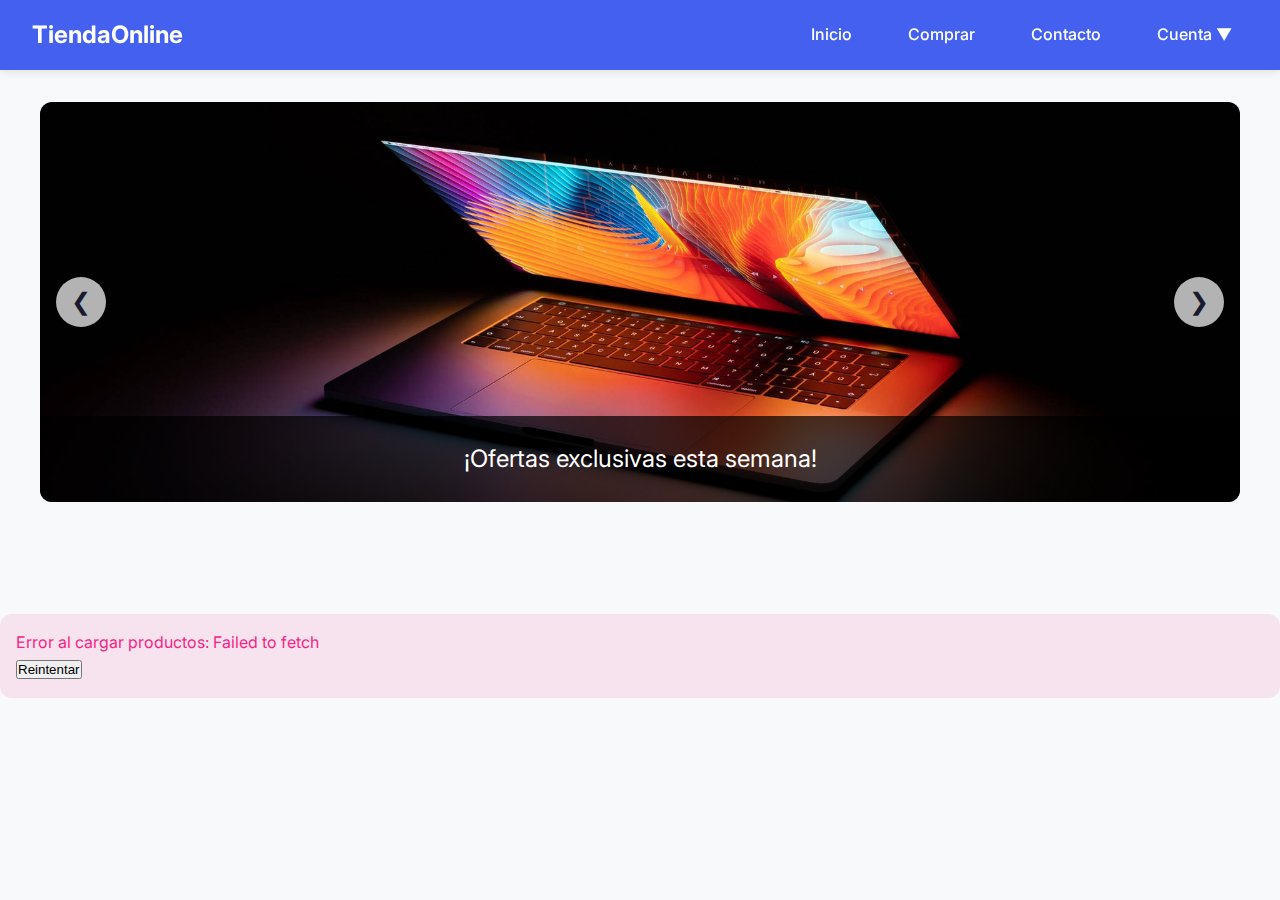
<file: app-web/client/index.html>
<!DOCTYPE html>
<html lang="es">
<head>
    <meta charset="UTF-8">
    <meta name="viewport" content="width=device-width, initial-scale=1.0">
    <title>Tienda Online</title>
    <link rel="preconnect" href="https://fonts.googleapis.com">
    <link rel="preconnect" href="https://fonts.gstatic.com" crossorigin>
    <link href="https://fonts.googleapis.com/css2?family=Inter:wght@400;500;600;700&display=swap" rel="stylesheet">
    <link rel="stylesheet" href="styles/main.css">
    <link rel="stylesheet" href="styles/components.css">
    <script src="scripts/slider.js" defer></script>
    <script src="scripts/index.js" defer></script>
    <script src="scripts/auth-ui.js" defer></script>
    <script src="scripts/auth.js" defer></script>
</head>
<body>
    <nav class="navbar">
        <a href="index.html" class="nav-logo">TiendaOnline</a>
        <ul class="nav-menu">
            <li class="nav-item"><a href="index.html" class="nav-link active">Inicio</a></li>
            <li class="nav-item admin-only" style="display: none;"><a href="productos.html" class="nav-link">Admin Productos</a></li>
            <li class="nav-item"><a href="venta.html" class="nav-link">Comprar</a></li>
            <li class="nav-item"><a href="contacto.html" class="nav-link">Contacto</a></li>
            <li class="nav-item dropdown">
                <a href="#" class="nav-link">Cuenta ▼</a>
                <ul class="dropdown-menu">
                    <li id="login-item"><a href="login.html" class="dropdown-item">Iniciar sesión</a></li>
                    <li id="register-item"><a href="register.html" class="dropdown-item">Registrarse</a></li>
                    <li id="admin-item" class="admin-only" style="display: none;"><a href="productos.html" class="dropdown-item">Panel Admin</a></li>
                    <li id="logout-item" style="display: none;"><a href="#" id="logout-link" class="dropdown-item">Cerrar sesión</a></li>
                </ul>
            </li>
        </ul>
    </nav>

    <div class="slider">
        <div class="slides">
            <div class="slide">
                <img src="assets/images/laptop.jpg" alt="Oferta especial">
                <div class="slide-caption">¡Ofertas exclusivas esta semana!</div>
            </div>
            <div class="slide">
                <img src="assets/images/mouse.jpg" alt="Nuevos productos">
                <div class="slide-caption">Descubre nuestros nuevos productos</div>
            </div>
            <div class="slide">
                <img src="assets//images/fornite.jpg" alt="Envío gratis">
                <div class="slide-caption">Envío gratis en compras mayores a $500</div>
            </div>
        </div>
        <div class="slider-controls">
            <button class="slider-btn prev">❮</button>
            <button class="slider-btn next">❯</button>
        </div>
    </div>

    <main>
        <div id="loading">Cargando productos...</div>
        <div id="productos-container"></div>
        <div id="error-container" class="error-container"></div>
    </main>
</body>
</html>
</file>
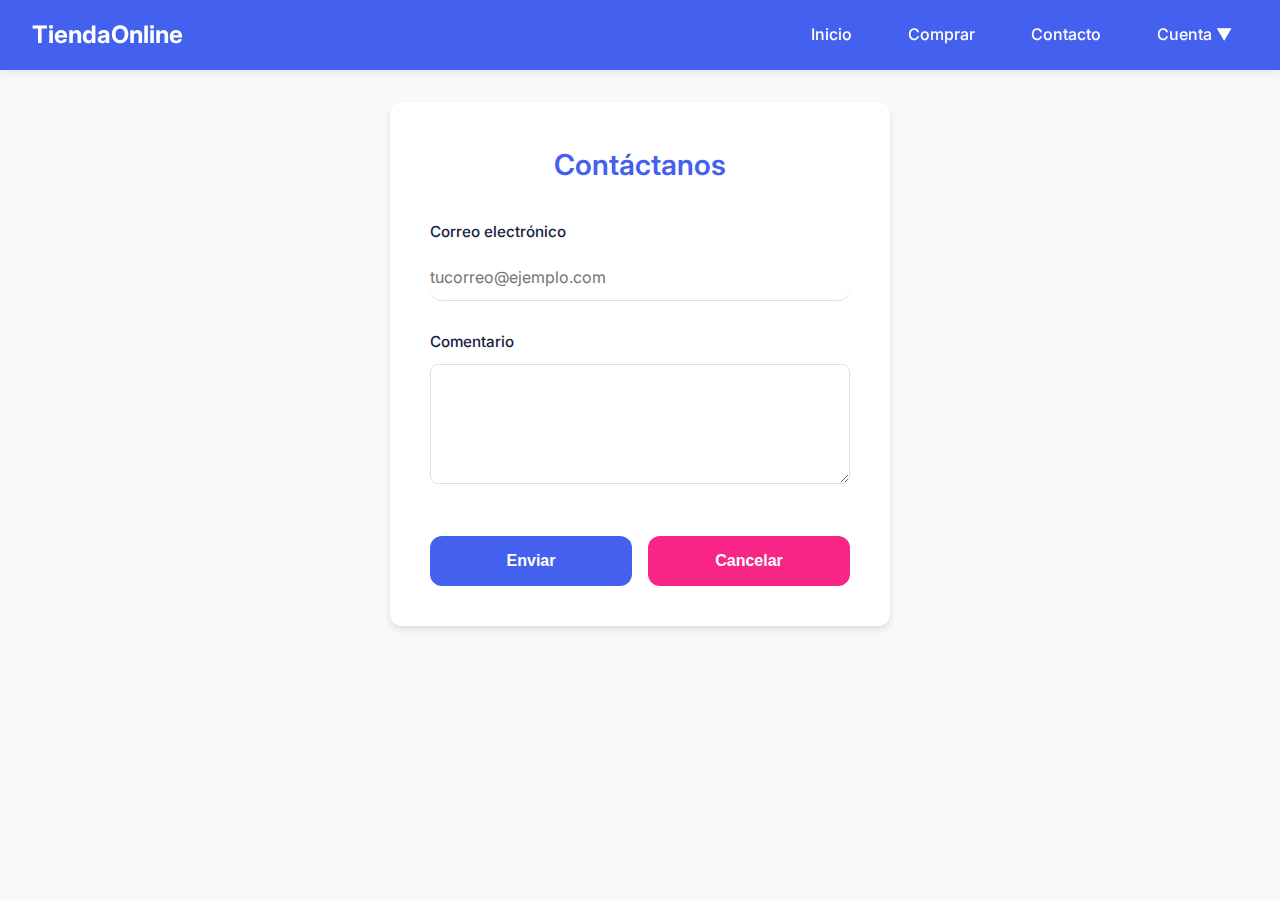
<file: app-web/client/contacto.html>
<!DOCTYPE html>
<html lang="es">
<head>
    <meta charset="UTF-8">
    <meta name="viewport" content="width=device-width, initial-scale=1.0">
    <title>Contacto | Tienda Online</title>
    <link rel="preconnect" href="https://fonts.googleapis.com">
    <link rel="preconnect" href="https://fonts.gstatic.com" crossorigin>
    <link href="https://fonts.googleapis.com/css2?family=Inter:wght@400;500;600;700&display=swap" rel="stylesheet">
    <link rel="stylesheet" href="styles/main.css">
    <link rel="stylesheet" href="styles/forms.css">
    <link rel="stylesheet" href="styles/components.css">
    <script src="scripts/contacto.js" defer></script>
    <script src="scripts/auth-ui.js" defer></script>
    <script src="scripts/auth.js" defer></script>
</head>
<body>
    <nav class="navbar">
        <a href="index.html" class="nav-logo">TiendaOnline</a>
        <ul class="nav-menu">
            <li class="nav-item"><a href="index.html" class="nav-link">Inicio</a></li>
            <li class="nav-item admin-only" style="display: none;"><a href="productos.html" class="nav-link">Admin Productos</a></li>
            <li class="nav-item"><a href="venta.html" class="nav-link">Comprar</a></li>
            <li class="nav-item"><a href="contacto.html" class="nav-link active">Contacto</a></li>
            <li class="nav-item dropdown">
                <a href="#" class="nav-link">Cuenta ▼</a>
                <ul class="dropdown-menu">
                    <li id="login-item"><a href="login.html" class="dropdown-item">Iniciar sesión</a></li>
                    <li id="register-item"><a href="register.html" class="dropdown-item">Registrarse</a></li>
                    <li id="admin-item" class="admin-only" style="display: none;"><a href="productos.html" class="dropdown-item">Panel Admin</a></li>
                    <li id="logout-item" style="display: none;"><a href="#" id="logout-link" class="dropdown-item">Cerrar sesión</a></li>
                </ul>
            </li>
        </ul>
    </nav>

    <main class="form-container">
        <h1 class="form-title">Contáctanos</h1>
        
        <form id="contactForm">
            <div class="form-group">
                <label for="email" class="form-label">Correo electrónico</label>
                <input type="email" id="email" class="form-input" placeholder="tucorreo@ejemplo.com" required>
            </div>
            
            <div class="form-group">
                <label for="comentario" class="form-label">Comentario</label>
                <textarea id="comentario" class="form-textarea" required></textarea>
            </div>
            
            <div class="form-actions">
                <button type="submit" class="form-button">Enviar</button>
                <button type="reset" class="form-button" style="background-color: var(--danger-color)">Cancelar</button>
            </div>
        </form>
    </main>
</body>
</html>
</file>
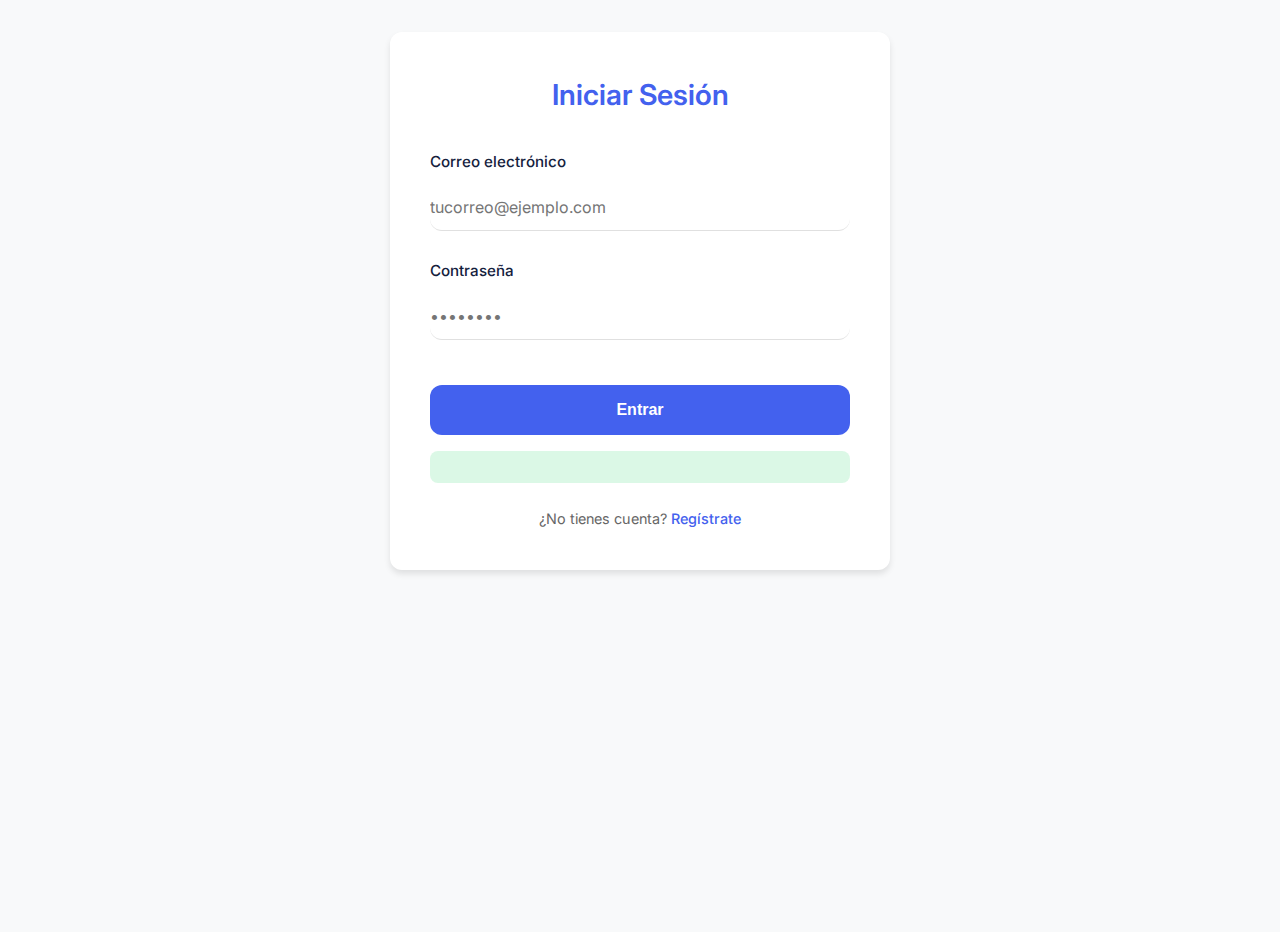
<file: app-web/client/login.html>
<!DOCTYPE html>
<html lang="es">
<head>
    <meta charset="UTF-8">
    <meta name="viewport" content="width=device-width, initial-scale=1.0">
    <title>Iniciar Sesión</title>
    <link rel="preconnect" href="https://fonts.googleapis.com">
    <link rel="preconnect" href="https://fonts.gstatic.com" crossorigin>
    <link href="https://fonts.googleapis.com/css2?family=Inter:wght@400;500;600;700&display=swap" rel="stylesheet">
    <link rel="stylesheet" href="styles/main.css">
    <link rel="stylesheet" href="styles/forms.css">
    <script src="scripts/auth.js" defer></script>
</head>
<body>
    <main class="form-container">
        <h1 class="form-title">Iniciar Sesión</h1>

        <form id="loginForm">
            <div class="form-group">
                <label for="correo" class="form-label">Correo electrónico</label>
                <input type="email" id="correo" class="form-input" placeholder="tucorreo@ejemplo.com" required>
            </div>

            <div class="form-group">
                <label for="password" class="form-label">Contraseña</label>
                <input type="password" id="password" class="form-input" placeholder="••••••••" required>
            </div>

            <button type="submit" class="form-button">Entrar</button>
        </form>

        <div id="mensaje" class="mensaje"></div>
        
        <p class="form-footer">¿No tienes cuenta? <a href="register.html" class="form-link">Regístrate</a></p>
    </main>
</body>
</html>
</file>
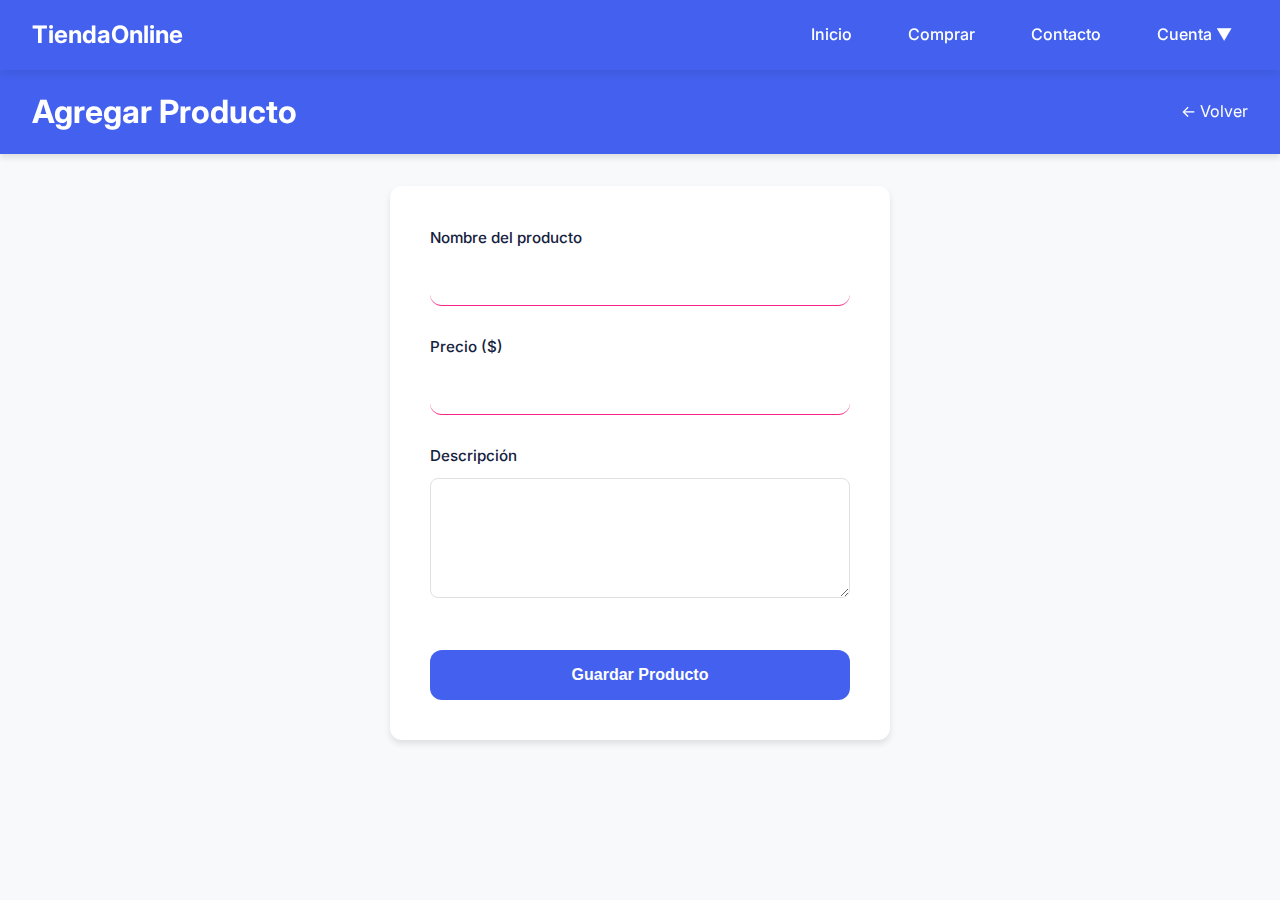
<file: app-web/client/productos.html>
<!DOCTYPE html>
<html lang="es">
<head>
    <meta charset="UTF-8">
    <title>Administrar Productos</title>
    <link rel="preconnect" href="https://fonts.googleapis.com">
    <link rel="preconnect" href="https://fonts.gstatic.com" crossorigin>
    <link href="https://fonts.googleapis.com/css2?family=Inter:wght@400;500;600;700&display=swap" rel="stylesheet">
    <link rel="stylesheet" href="styles/main.css">
    <link rel="stylesheet" href="styles/forms.css">
    <link rel="stylesheet" href="styles/components.css">
    <script src="scripts/productos.js" defer></script>
    <script src="scripts/auth.js" defer></script>
    <script src="scripts/auth-ui.js" defer></script>
</head>
<body>
    <nav class="navbar">
        <a href="index.html" class="nav-logo">TiendaOnline</a>
        <ul class="nav-menu">
            <li class="nav-item"><a href="index.html" class="nav-link active">Inicio</a></li>
            <li class="nav-item admin-only" style="display: none;"><a href="productos.html" class="nav-link">Admin Productos</a></li>
            <li class="nav-item"><a href="venta.html" class="nav-link">Comprar</a></li>
            <li class="nav-item"><a href="contacto.html" class="nav-link">Contacto</a></li>
            <li class="nav-item dropdown">
                <a href="#" class="nav-link">Cuenta ▼</a>
                <ul class="dropdown-menu">
                    <li id="login-item"><a href="login.html" class="dropdown-item">Iniciar sesión</a></li>
                    <li id="register-item"><a href="register.html" class="dropdown-item">Registrarse</a></li>
                    <li id="admin-item" class="admin-only" style="display: none;"><a href="productos.html" class="dropdown-item">Panel Admin</a></li>
                    <li id="logout-item" style="display: none;"><a href="#" id="logout-link" class="dropdown-item">Cerrar sesión</a></li>
                </ul>
            </li>
        </ul>
    </nav>
    <header>
        <h1>Agregar Producto</h1>
        <a href="index.html" class="btn-back">← Volver</a>
    </header>

    <main class="form-container">
        <form id="formProducto">
            <div class="form-group">
                <label for="nombre" class="form-label">Nombre del producto</label>
                <input type="text" id="nombre" class="form-input" required>
            </div>
            
            <div class="form-group">
                <label for="precio" class="form-label">Precio ($)</label>
                <input type="number" id="precio" class="form-input" step="0.01" required>
            </div>
            
            <div class="form-group">
                <label for="descripcion" class="form-label">Descripción</label>
                <textarea id="descripcion" class="form-textarea"></textarea>
            </div>
            
            <button type="submit" class="form-button">Guardar Producto</button>
        </form>
    </main>
</body>
</html>
</file>
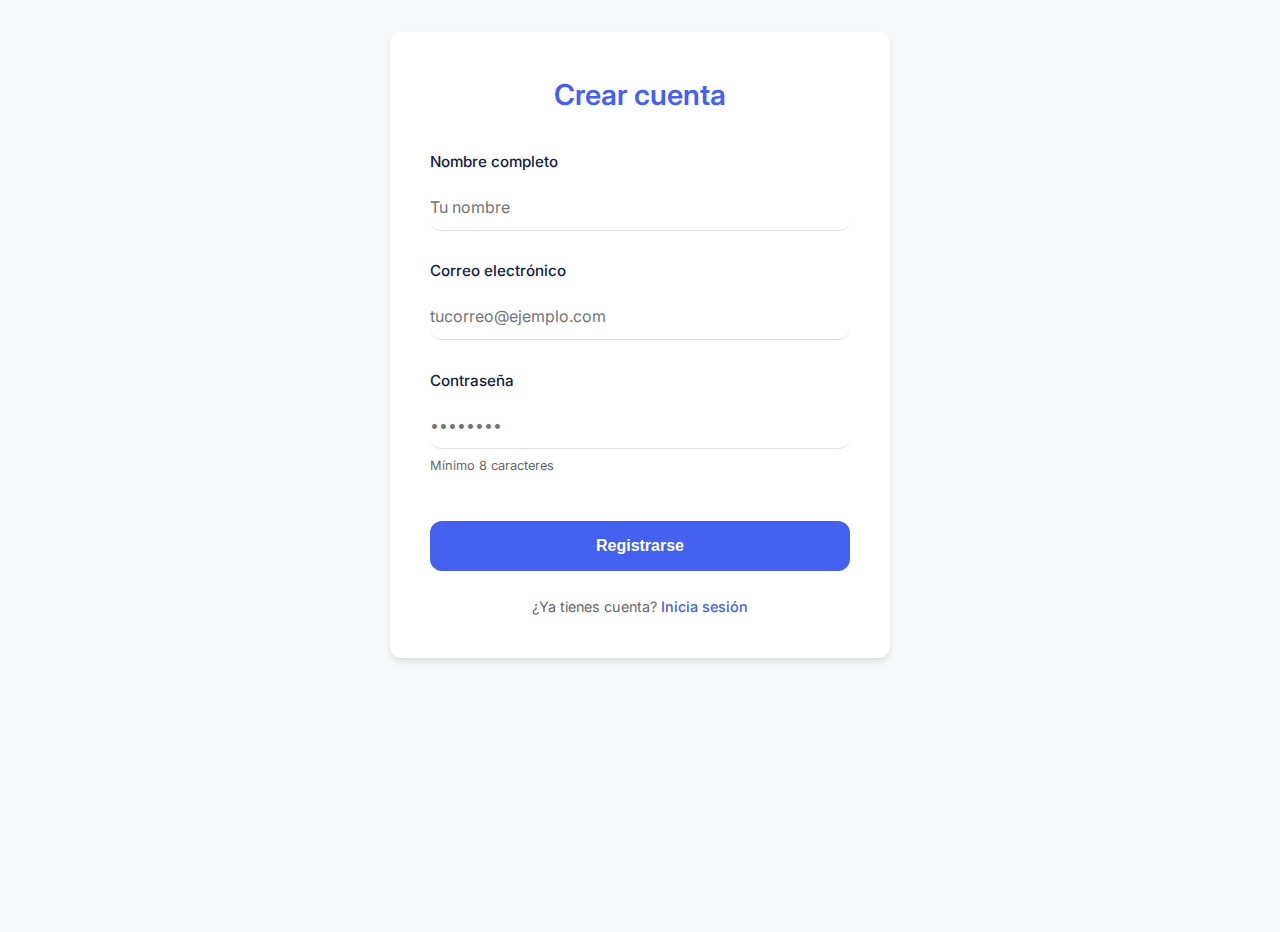
<file: app-web/client/register.html>
<!DOCTYPE html>
<html lang="es">
<head>
    <meta charset="UTF-8">
    <meta name="viewport" content="width=device-width, initial-scale=1.0">
    <title>Registro</title>
    <link rel="preconnect" href="https://fonts.googleapis.com">
    <link rel="preconnect" href="https://fonts.gstatic.com" crossorigin>
    <link href="https://fonts.googleapis.com/css2?family=Inter:wght@400;500;600;700&display=swap" rel="stylesheet">
    <link rel="stylesheet" href="styles/main.css">
    <link rel="stylesheet" href="styles/forms.css">
    <script src="scripts/register.js" defer></script>
</head>
<body>
    <main class="form-container">
        <h1 class="form-title">Crear cuenta</h1>
        
        <form id="registerForm">
            <div class="form-group">
                <label for="nombre" class="form-label">Nombre completo</label>
                <input type="text" id="nombre" class="form-input" placeholder="Tu nombre" required>
            </div>

            <div class="form-group">
                <label for="correo" class="form-label">Correo electrónico</label>
                <input type="email" id="correo" class="form-input" placeholder="tucorreo@ejemplo.com" required>
            </div>

            <div class="form-group">
                <label for="password" class="form-label">Contraseña</label>
                <input type="password" id="password" class="form-input" placeholder="••••••••" required minlength="8">
                <small class="form-hint">Mínimo 8 caracteres</small>
            </div>

            <button type="submit" class="form-button">Registrarse</button>
        </form>

        <div id="mensaje"></div>
        
        <p class="form-footer">¿Ya tienes cuenta? <a href="login.html" class="form-link">Inicia sesión</a></p>
    </main>
</body>
</html>
</file>
<file: app-web/client/styles/main.css>
:root {
    --primary-color: #4361ee; /* Azul vibrante */
    --secondary-color: #3f37c9; /* Azul más oscuro */
    --accent-color: #4cc9f0; /* Azul claro */
    --danger-color: #f72585; /* Rosado */
    --success-color: #4ad66d; /* Verde */
    --warning-color: #f8961e; /* Naranja */
    --dark-color: #1a1a2e; /* Fondo oscuro */
    --light-color: #f8f9fa; /* Fondo claro */
    --text-dark: #14213d; /* Texto oscuro */
    --text-light: #e5e5e5; /* Texto claro */
    --card-bg: #ffffff; 
    --card-shadow: 0 4px 6px rgba(0, 0, 0, 0.1);
    --border-radius: 12px;
    --transition: all 0.3s ease;
}

/* Modo oscuro opcional */
@media (prefers-color-scheme: dark) {
    :root {
        --light-color: #1a1a2e;
        --text-dark: #e5e5e5;
        --card-bg: #16213e;
        --text-light: #14213d;
    }
}

* {
    box-sizing: border-box;
    margin: 0;
    padding: 0;
}

html {
    font-size: 16px;
    scroll-behavior: smooth;
}

body {
    font-family: 'Inter', -apple-system, BlinkMacSystemFont, 'Segoe UI', Roboto, Oxygen, Ubuntu, Cantarell, sans-serif;
    line-height: 1.6;
    background-color: var(--light-color);
    color: var(--text-dark);
    min-height: 100vh;
    padding: 0;
}

/* Layout mejorado */
.container {
    width: 100%;
    max-width: 1200px;
    margin: 0 auto;
    padding: 0 1rem;
}

/* Header mejorado */
header {
    background-color: var(--primary-color);
    color: white;
    padding: 1rem 2rem;
    box-shadow: var(--card-shadow);
    position: sticky;
    top: 0;
    z-index: 100;
    display: flex;
    justify-content: space-between;
    align-items: center;
}

.header-actions {
    display: flex;
    gap: 1rem;
}

/* Botones mejorados */
.btn {
    padding: 0.75rem 1.5rem;
    border: none;
    border-radius: var(--border-radius);
    cursor: pointer;
    font-weight: 600;
    transition: var(--transition);
    display: inline-flex;
    align-items: center;
    gap: 0.5rem;
    font-size: 0.9rem;
}

.btn-primary {
    background-color: var(--primary-color);
    color: white;
}

.btn-primary:hover {
    background-color: var(--secondary-color);
    transform: translateY(-2px);
}

.btn-danger {
    background-color: var(--danger-color);
    color: white;
}

.btn-danger:hover {
    background-color: #d1146a;
    transform: translateY(-2px);
}

.btn-back {
    color: white;
    text-decoration: none;
    display: inline-flex;
    align-items: center;
    gap: 0.5rem;
    transition: var(--transition);
}

.btn-back:hover {
    transform: translateX(-3px);
}

/* Formularios mejorados */
.login-container {
    max-width: 500px;
    margin: 3rem auto;
    padding: 2rem;
    background: var(--card-bg);
    border-radius: var(--border-radius);
    box-shadow: var(--card-shadow);
}

.form-group {
    margin-bottom: 1.5rem;
}

label {
    display: block;
    margin-bottom: 0.5rem;
    font-weight: 500;
}

input, textarea {
    width: 100%;
    padding: 0.75rem 1rem;
    border: 1px solid #ddd;
    border-radius: var(--border-radius);
    font-family: inherit;
    font-size: 1rem;
    transition: var(--transition);
}

input:focus, textarea:focus {
    outline: none;
    border-color: var(--primary-color);
    box-shadow: 0 0 0 3px rgba(67, 97, 238, 0.2);
}

textarea {
    min-height: 120px;
    resize: vertical;
}

/* Product cards mejoradas */
#productos-container {
    display: grid;
    grid-template-columns: repeat(auto-fill, minmax(280px, 1fr));
    gap: 1.5rem;
    padding: 2rem 1rem;
}

.producto-card {
    background: var(--card-bg);
    border-radius: var(--border-radius);
    padding: 1.5rem;
    box-shadow: var(--card-shadow);
    transition: var(--transition);
    display: flex;
    flex-direction: column;
    gap: 1rem;
}

.producto-card:hover {
    transform: translateY(-5px);
    box-shadow: 0 10px 20px rgba(0, 0, 0, 0.1);
}

.price {
    color: var(--success-color);
    font-weight: bold;
    font-size: 1.25rem;
}

/* Responsividad mejorada */
@media (max-width: 768px) {
    html {
        font-size: 14px;
    }
    
    header {
        flex-direction: column;
        gap: 1rem;
        padding: 1rem;
        text-align: center;
    }
    
    .header-actions {
        width: 100%;
        justify-content: center;
    }
    
    .login-container {
        margin: 1rem;
        padding: 1.5rem;
    }
    
    #productos-container {
        grid-template-columns: 1fr;
    }
}

@media (max-width: 480px) {
    .btn {
        width: 100%;
        justify-content: center;
    }
    
    .header-actions {
        flex-direction: column;
        gap: 0.5rem;
    }
}

/* Animaciones */
@keyframes fadeIn {
    from { opacity: 0; transform: translateY(10px); }
    to { opacity: 1; transform: translateY(0); }
}

#productos-container {
    animation: fadeIn 0.5s ease-out;
}

/* Mensajes y errores */
.mensaje, .error-container {
    margin: 1rem 0;
    padding: 1rem;
    border-radius: var(--border-radius);
    animation: fadeIn 0.3s ease-out;
}

.mensaje {
    background-color: rgba(74, 222, 128, 0.2);
    color: var(--success-color);
}

.error-container {
    background-color: rgba(247, 37, 133, 0.1);
    color: var(--danger-color);
}

/* Loading spinner */
#loading {
    display: flex;
    justify-content: center;
    align-items: center;
    padding: 2rem;
}

.spinner {
    width: 40px;
    height: 40px;
    border: 4px solid rgba(67, 97, 238, 0.2);
    border-top: 4px solid var(--primary-color);
    border-radius: 50%;
    animation: spin 1s linear infinite;
}

@keyframes spin {
    0% { transform: rotate(0deg); }
    100% { transform: rotate(360deg); }
}

/* Añade esto al final del archivo main.css */
.form-hint {
    display: block;
    margin-top: 0.4rem;
    font-size: 0.8rem;
    color: #666;
}

/* Mejora el mensaje de error */
.mensaje {
    padding: 1rem;
    margin: 1rem 0;
    border-radius: 8px;
    text-align: center;
    animation: fadeIn 0.4s ease-out;
}

.mensaje.error {
    background-color: rgba(247, 37, 133, 0.1);
    color: var(--danger-color);
    border-left: 3px solid var(--danger-color);
}

.mensaje.success {
    background-color: rgba(74, 222, 128, 0.1);
    color: var(--success-color);
    border-left: 3px solid var(--success-color);
}
</file>
<file: app-web/client/styles/components.css>
/* COMPONENTES REUTILIZABLES */
/* Barra de navegación */
.navbar {
    background-color: var(--primary-color);
    padding: 1rem 2rem;
    display: flex;
    justify-content: space-between;
    align-items: center;
    position: sticky;
    top: 0;
    z-index: 1000;
    box-shadow: 0 2px 10px rgba(0,0,0,0.1);
}

.nav-logo {
    color: white;
    font-weight: 700;
    font-size: 1.5rem;
    text-decoration: none;
}

.nav-menu {
    display: flex;
    gap: 1.5rem;
}

.nav-item {
    list-style: none;
}

.nav-link {
    color: white;
    text-decoration: none;
    font-weight: 500;
    transition: var(--transition);
    padding: 0.5rem 1rem;
    border-radius: var(--border-radius);
}

.nav-link:hover {
    background-color: rgba(255,255,255,0.2);
}

/* Menú desplegable */
.dropdown {
    position: relative;
}

.dropdown-menu {
    position: absolute;
    top: 100%;
    left: 0;
    background-color: white;
    border-radius: var(--border-radius);
    box-shadow: var(--card-shadow);
    padding: 0.5rem 0;
    min-width: 200px;
    opacity: 0;
    visibility: hidden;
    transition: var(--transition);
    z-index: 1000;
}

.dropdown:hover .dropdown-menu {
    opacity: 1;
    visibility: visible;
}

.dropdown-item {
    display: block;
    padding: 0.5rem 1rem;
    color: var(--text-dark);
    text-decoration: none;
    transition: var(--transition);
}

.dropdown-item:hover {
    background-color: var(--light-color);
}

/* Slider/Carrusel - MEJORADO */
.slider {
    position: relative;
    max-width: 1200px;
    margin: 2rem auto;
    overflow: hidden;
    border-radius: var(--border-radius);
    height: 400px;
    background: #f5f5f5;
}

.slides {
    display: flex;
    height: 100%;
    transition: transform 0.5s ease;
}

.slide {
    min-width: 100%;
    position: relative;
    height: 100%;
}

.slide img {
    width: 100%;
    height: 100%;
    object-fit: cover;
    display: block;
}

.slide-caption {
    position: absolute;
    bottom: 0;
    left: 0;
    right: 0;
    background: rgba(0,0,0,0.7);
    color: white;
    padding: 1.5rem;
    text-align: center;
    font-size: 1.5rem;
}

.slider-controls {
    position: absolute;
    top: 50%;
    width: 100%;
    display: flex;
    justify-content: space-between;
    transform: translateY(-50%);
}

.slider-btn {
    background: rgba(255,255,255,0.7);
    border: none;
    color: var(--dark-color);
    font-size: 1.5rem;
    width: 50px;
    height: 50px;
    border-radius: 50%;
    cursor: pointer;
    transition: var(--transition);
    display: flex;
    align-items: center;
    justify-content: center;
    margin: 0 1rem;
}

.slider-btn:hover {
    background: rgba(255,255,255,0.9);
}

/* Modal */
.modal {
    position: fixed;
    top: 0;
    left: 0;
    right: 0;
    bottom: 0;
    background: rgba(0,0,0,0.5);
    display: flex;
    justify-content: center;
    align-items: center;
    z-index: 2000;
    opacity: 0;
    visibility: hidden;
    transition: var(--transition);
}

.modal.active {
    opacity: 1;
    visibility: visible;
}

.modal-content {
    background: white;
    padding: 2rem;
    border-radius: var(--border-radius);
    max-width: 500px;
    width: 90%;
    position: relative;
}

.modal-close {
    position: absolute;
    top: 1rem;
    right: 1rem;
    background: none;
    border: none;
    font-size: 1.5rem;
    cursor: pointer;
}

/* Checkout sidebar */
.checkout-sidebar {
    position: fixed;
    top: 0;
    right: -400px;
    width: 400px;
    height: 100%;
    background: white;
    box-shadow: -5px 0 15px rgba(0,0,0,0.1);
    transition: var(--transition);
    z-index: 1000;
    padding: 2rem;
    overflow-y: auto;
}

.checkout-sidebar.active {
    right: 0;
}

.checkout-title {
    margin-bottom: 1.5rem;
    padding-bottom: 1rem;
    border-bottom: 1px solid #eee;
}

.checkout-item {
    display: flex;
    justify-content: space-between;
    margin-bottom: 1rem;
    padding-bottom: 1rem;
    border-bottom: 1px solid #f5f5f5;
}

.checkout-total {
    font-weight: bold;
    font-size: 1.2rem;
    margin-top: 1rem;
}

.checkout-close {
    background: var(--danger-color);
    color: white;
    border: none;
    padding: 0.5rem 1rem;
    border-radius: var(--border-radius);
    cursor: pointer;
    margin-top: 1rem;
}

/* Estilos para la página de compra - NUEVOS ESTILOS */
.productos-grid {
    display: grid;
    grid-template-columns: repeat(auto-fill, minmax(300px, 1fr));
    gap: 1.5rem;
    margin: 2rem 0;
}

.producto-checkout {
    background: var(--card-bg);
    border-radius: var(--border-radius);
    padding: 1.5rem;
    display: flex;
    flex-direction: column;
    gap: 1rem;
    box-shadow: var(--card-shadow);
    transition: var(--transition);
}

.producto-checkout:hover {
    transform: translateY(-5px);
    box-shadow: 0 10px 20px rgba(0,0,0,0.1);
}

.producto-info h3 {
    margin-bottom: 0.5rem;
    color: var(--primary-color);
}

.producto-actions {
    display: flex;
    align-items: center;
    gap: 1rem;
    margin-top: 1rem;
    padding-top: 1rem;
    border-top: 1px solid #eee;
}

.producto-check {
    width: 20px;
    height: 20px;
    accent-color: var(--primary-color);
    cursor: pointer;
}

.producto-cantidad {
    width: 60px;
    padding: 0.5rem;
    border: 1px solid #ddd;
    border-radius: 4px;
    text-align: center;
}

.terms-group {
    display: flex;
    align-items: center;
    gap: 0.5rem;
    margin: 2rem 0;
    padding: 1rem;
    background: rgba(67, 97, 238, 0.05);
    border-radius: var(--border-radius);
}

.terms-group input[type="checkbox"] {
    width: 18px;
    height: 18px;
    accent-color: var(--primary-color);
}

.terms-group label {
    cursor: pointer;
    user-select: none;
}

.form-actions {
    display: flex;
    gap: 1rem;
    margin-top: 1rem;
}

.carrito-btn {
    position: fixed;
    bottom: 2rem;
    right: 2rem;
    background: var(--primary-color);
    color: white;
    border: none;
    width: 60px;
    height: 60px;
    border-radius: 50%;
    font-size: 1.5rem;
    cursor: pointer;
    display: flex;
    align-items: center;
    justify-content: center;
    box-shadow: 0 4px 10px rgba(0,0,0,0.2);
    z-index: 999;
    transition: var(--transition);
}

.carrito-btn:hover {
    transform: scale(1.1);
}

.carrito-count {
    position: absolute;
    top: -5px;
    right: -5px;
    background: var(--danger-color);
    color: white;
    width: 25px;
    height: 25px;
    border-radius: 50%;
    font-size: 0.8rem;
    display: flex;
    align-items: center;
    justify-content: center;
}

/* Responsive */
@media (max-width: 768px) {
    .navbar {
        flex-direction: column;
        padding: 1rem;
    }
    
    .nav-menu {
        margin-top: 1rem;
        flex-wrap: wrap;
        justify-content: center;
    }
    
    .checkout-sidebar {
        width: 100%;
        right: -100%;
    }
    
    .dropdown-menu {
        left: auto;
        right: 0;
    }
    
    .slider {
        height: 300px;
    }
    
    .slide-caption {
        font-size: 1.2rem;
        padding: 1rem;
    }
    
    .productos-grid {
        grid-template-columns: 1fr;
    }
    
    .form-actions {
        flex-direction: column;
    }
    
    .carrito-btn {
        bottom: 1rem;
        right: 1rem;
        width: 50px;
        height: 50px;
        font-size: 1.2rem;
    }
}

@media (max-width: 480px) {
    .slider {
        height: 200px;
    }
    
    .slider-btn {
        width: 40px;
        height: 40px;
        font-size: 1.2rem;
    }
    
    .slide-caption {
        font-size: 1rem;
        padding: 0.8rem;
    }
}
</file>
<file: app-web/client/styles/forms.css>
/* FORMULARIOS MINIMALISTAS */
.form-container {
    max-width: 500px;
    margin: 2rem auto;
    padding: 2.5rem;
    background: var(--card-bg);
    border-radius: var(--border-radius);
    box-shadow: var(--card-shadow);
    animation: fadeIn 0.6s ease-out;
}

.form-title {
    text-align: center;
    margin-bottom: 2rem;
    color: var(--primary-color);
    font-weight: 600;
    font-size: 1.8rem;
}

.form-group {
    margin-bottom: 1.8rem;
    position: relative;
}

.form-label {
    display: block;
    margin-bottom: 0.6rem;
    font-size: 0.95rem;
    color: var(--text-dark);
    font-weight: 500;
    transition: var(--transition);
}

.form-input {
    width: 100%;
    padding: 0.8rem 1rem 0.8rem 0;
    border: none;
    border-bottom: 1.5px solid #e0e0e0;
    background: transparent;
    font-size: 1rem;
    transition: var(--transition);
    color: var(--text-dark);
}

.form-input:focus {
    outline: none;
    border-color: var(--primary-color);
    box-shadow: none;
}

/* Efecto línea animada */
.form-group::after {
    content: '';
    position: absolute;
    bottom: 0;
    left: 0;
    width: 0;
    height: 2px;
    background-color: var(--primary-color);
    transition: var(--transition);
}

.form-group:focus-within::after {
    width: 100%;
}

.form-textarea {
    min-height: 120px;
    resize: vertical;
    border: 1.5px solid #e0e0e0;
    border-radius: 8px;
    padding: 1rem;
    transition: var(--transition);
}

.form-textarea:focus {
    border-color: var(--primary-color);
    box-shadow: 0 0 0 3px rgba(67, 97, 238, 0.1);
}

.form-button {
    width: 100%;
    padding: 1rem;
    background-color: var(--primary-color);
    color: white;
    border: none;
    border-radius: var(--border-radius);
    font-size: 1rem;
    font-weight: 600;
    cursor: pointer;
    transition: var(--transition);
    margin-top: 1rem;
}

.form-button:hover {
    background-color: var(--secondary-color);
    transform: translateY(-2px);
}

.form-footer {
    text-align: center;
    margin-top: 1.5rem;
    font-size: 0.9rem;
    color: #666;
}

.form-link {
    color: var(--primary-color);
    text-decoration: none;
    font-weight: 500;
    transition: var(--transition);
}

.form-link:hover {
    color: var(--secondary-color);
    text-decoration: underline;
}

/* Validación */
.form-input:invalid:not(:placeholder-shown) {
    border-color: var(--danger-color);
}

.form-input:valid:not(:placeholder-shown) {
    border-color: var(--success-color);
}

/* Responsive */
@media (max-width: 600px) {
    .form-container {
        padding: 1.5rem;
        margin: 1rem;
    }
    
    .form-title {
        font-size: 1.5rem;
        margin-bottom: 1.5rem;
    }
}
</file>
